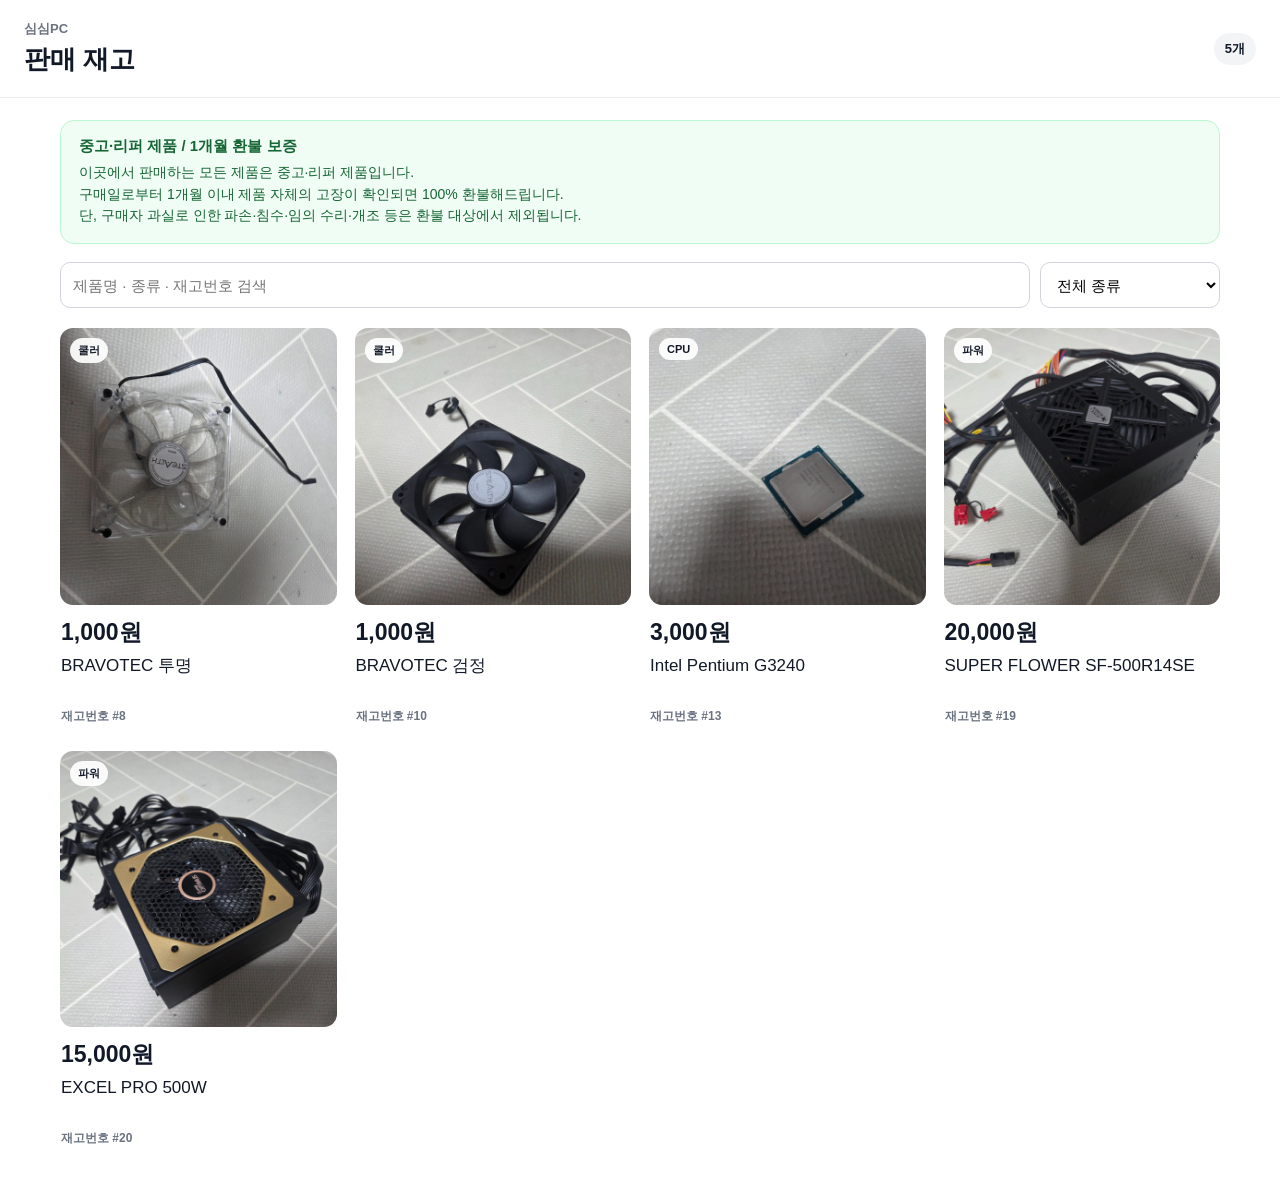
<file: docs/index.html>
<!DOCTYPE html>
<html lang="ko">
<head>
    <meta charset="UTF-8">
    <meta name="viewport" content="width=device-width, initial-scale=1.0">
    <title>심심PC 판매 재고</title>
    <link rel="icon" href="data:,">
    <link rel="stylesheet" href="./style.css">
</head>
<body>
<header class="customer-header">
    <div>
        <p class="brand-subtitle">심심PC</p>
        <h1>판매 재고</h1>
    </div>
    <div id="customer-stock-count" class="stock-count">0개</div>
</header>

<main class="customer-main">
    <section class="warranty-banner">
        <strong>중고·리퍼 제품 / 1개월 환불 보증</strong>
        <p>
            이곳에서 판매하는 모든 제품은 중고·리퍼 제품입니다.<br>
            구매일로부터 1개월 이내 제품 자체의 고장이 확인되면 100% 환불해드립니다.<br>
            단, 구매자 과실로 인한 파손·침수·임의 수리·개조 등은 환불 대상에서 제외됩니다.
        </p>
    </section>

    <section class="customer-tools">
        <input id="customer-search" type="search" aria-label="제품 검색" placeholder="제품명 · 종류 · 재고번호 검색" autocomplete="off">
        <select id="customer-type-filter" aria-label="종류 필터">
            <option value="">전체 종류</option>
            <option value="1">CPU</option>
            <option value="2">GPU</option>
            <option value="3">메인보드</option>
            <option value="4">RAM</option>
            <option value="5">SSD</option>
            <option value="6">HDD</option>
            <option value="7">파워</option>
            <option value="8">팬</option>
            <option value="9">케이스</option>
            <option value="10">쿨러</option>
            <option value="11">기타</option>
        </select>
    </section>

    <section id="customer-list" class="product-grid"></section>
    <div id="customer-empty" class="empty-state hidden" role="status">판매 가능한 제품이 없습니다.</div>
    <noscript>재고 검색과 상세 보기를 이용하려면 JavaScript를 켜주세요.</noscript>
</main>

<div id="customer-detail-modal" class="modal hidden" aria-hidden="true">
    <div class="modal-backdrop" data-close-detail></div>
    <section class="modal-panel" role="dialog" aria-modal="true" aria-labelledby="detail-name">
        <button id="detail-close-button" class="close-button detail-close-floating" type="button" aria-label="닫기">×</button>
        <div id="detail-image-area" class="detail-image-area"></div>

        <div class="modal-header">
            <div>
                <p id="detail-type" class="detail-type"></p>
                <h2 id="detail-name"></h2>
            </div>
        </div>

        <div class="detail-price-area">
            <span>목표판매가</span>
            <strong id="detail-price">가격문의</strong>
        </div>

        <div class="detail-info">
            <div><span>재고번호</span><strong id="detail-id">-</strong></div>
        </div>

        <div class="detail-warranty">
            <strong>중고·리퍼 제품 / 1개월 환불 보증</strong>
            <p>
                본 제품은 중고·리퍼 제품입니다.<br>
                구매일로부터 1개월 이내 제품 자체의 고장이 확인되면 100% 환불해드립니다.<br>
                단, 구매자 과실로 인한 파손·침수·임의 수리·개조 등은 환불 대상에서 제외됩니다.
            </p>
        </div>

        <div class="purchase-guide">
            <strong>구매·결제 문의</strong>
            <p>
                안전을 위해 결제 및 거래는 당근에서 진행합니다.<br>
                아래 버튼을 눌러 당근 프로필에서 문의해 주세요.
            </p>
            <p>문의 예시<br><span id="detail-inquiry-example">재고번호를 확인해 주세요.</span></p>
            <button id="copy-inquiry-button" class="copy-inquiry-button" type="button">문의 문구 복사</button>
            <p id="copy-inquiry-status" role="status" aria-live="polite"></p>
            <a class="daangn-button"
               href="https://www.daangn.com/kr/local-profile/%EC%8B%AC%EC%8B%ACpc-awk2fr5ppt88/"
               target="_blank"
               rel="noopener noreferrer">당근에서 문의하기</a>
        </div>

        <p class="detail-note">실제 재고 및 판매 여부는 문의 시점에 달라질 수 있습니다.</p>
    </section>
</div>

<script src="./customer.js?v=inquiry-without-hash"></script>
</body>
</html>
</file>
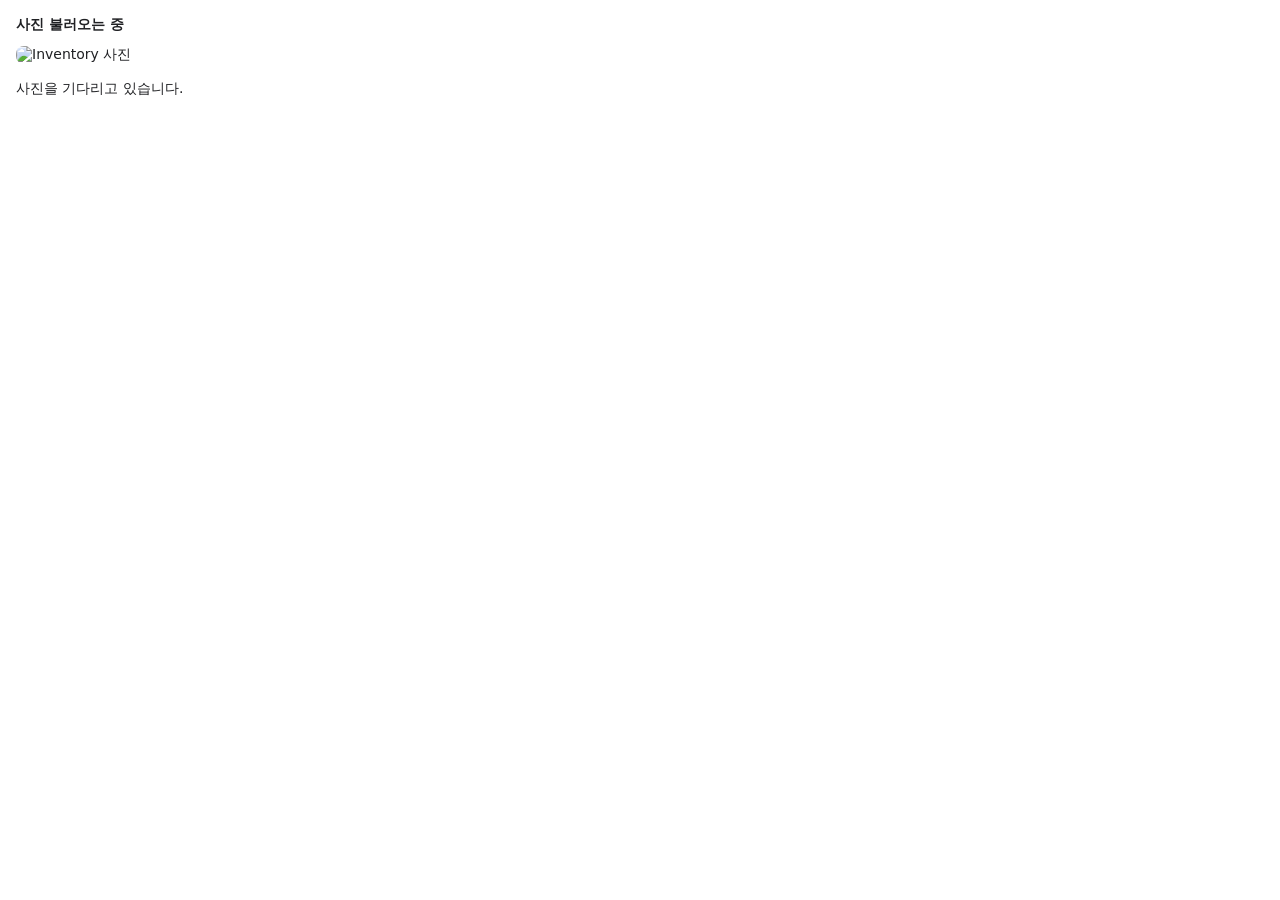
<file: image_widget.html>
<!doctype html>
<html lang="ko">
<head><meta charset="utf-8"><meta name="viewport" content="width=device-width,initial-scale=1">
<style>
body{margin:0;font:14px system-ui,sans-serif;color:light-dark(#202124,#eee);color-scheme:light dark}
main{padding:16px}img{display:block;max-width:100%;max-height:480px;margin:12px auto;object-fit:contain;border-radius:8px}
button{padding:10px 16px;border:0;border-radius:8px;background:#176b52;color:#fff;cursor:pointer}button:disabled{opacity:.5;cursor:default}
p{line-height:1.5}#label{font-weight:600}
</style></head>
<body><main><div id="label">사진 불러오는 중</div><img id="photo" hidden alt="Inventory 사진">
<p id="status" role="status">사진을 기다리고 있습니다.</p>
<button id="analyze" hidden disabled>사진 전달 다시 시도</button></main>
<script>
(() => {
  const label = document.getElementById('label');
  const photo = document.getElementById('photo');
  const status = document.getElementById('status');
  const button = document.getElementById('analyze');
  let current = null, requestId = 0;
  const pending = new Map();
  function rpc(method, params) {
    const id = ++requestId;
    return new Promise((resolve, reject) => {
      const timeout = setTimeout(() => { pending.delete(id); reject(new Error('호스트 응답 시간 초과')); }, 15000);
      pending.set(id, {resolve, reject, timeout});
      window.parent.postMessage({jsonrpc:'2.0', id, method, params}, '*');
    });
  }
  function render(result) {
    if (!result) return;
    const output = result.structuredContent || result.structured_content || {
      image_id: result._meta?.['inventory/image_id'] ?? result.meta?.['inventory/image_id']
    };
    const block = result._meta?.['inventory/image'] || result.meta?.['inventory/image'] || result.content?.find(x => x.type === 'image');
    if (!Number.isSafeInteger(output.image_id) || !block?.data || !['image/jpeg','image/png'].includes(block.mimeType)) return;
    if (current?.id === output.image_id) return;
    current = {id:output.image_id, block};
    label.textContent = 'image_id: ' + current.id;
    photo.src = 'data:' + block.mimeType + ';base64,' + block.data;
    photo.hidden = false;
    photo.alt = 'Inventory 이미지 ' + current.id;
    status.textContent = '이미지는 도구 응답으로 전달되었습니다.';
    button.hidden = true;

  }
  function readGlobals() {
    const api = window.openai;
    const metadata = api?.toolResponseMetadata;
    render(metadata?.mcp_tool_result || metadata?.call_tool_result);
    if (!current && api?.toolOutput) render({structuredContent:api.toolOutput, _meta:metadata});

  }
  window.addEventListener('message', event => {
    if (event.source !== window.parent || event.data?.jsonrpc !== '2.0') return;
    const message = event.data;
    if (pending.has(message.id)) {
      const task = pending.get(message.id);
      pending.delete(message.id); clearTimeout(task.timeout);
      message.error ? task.reject(new Error(message.error.message)) : task.resolve(message.result);
    }
    if (message.method === 'ui/notifications/tool-result') render(message.params);
  });
  window.addEventListener('openai:set_globals', readGlobals);
  readGlobals();
  rpc('ui/initialize', {appInfo:{name:'Inventory image input',version:'3.0.0'},appCapabilities:{},protocolVersion:'2026-01-26'})
    .then(() => window.parent.postMessage({jsonrpc:'2.0',method:'ui/notifications/initialized',params:{}}, '*'))
    .catch(() => readGlobals());
})();
</script></body></html>
</file>
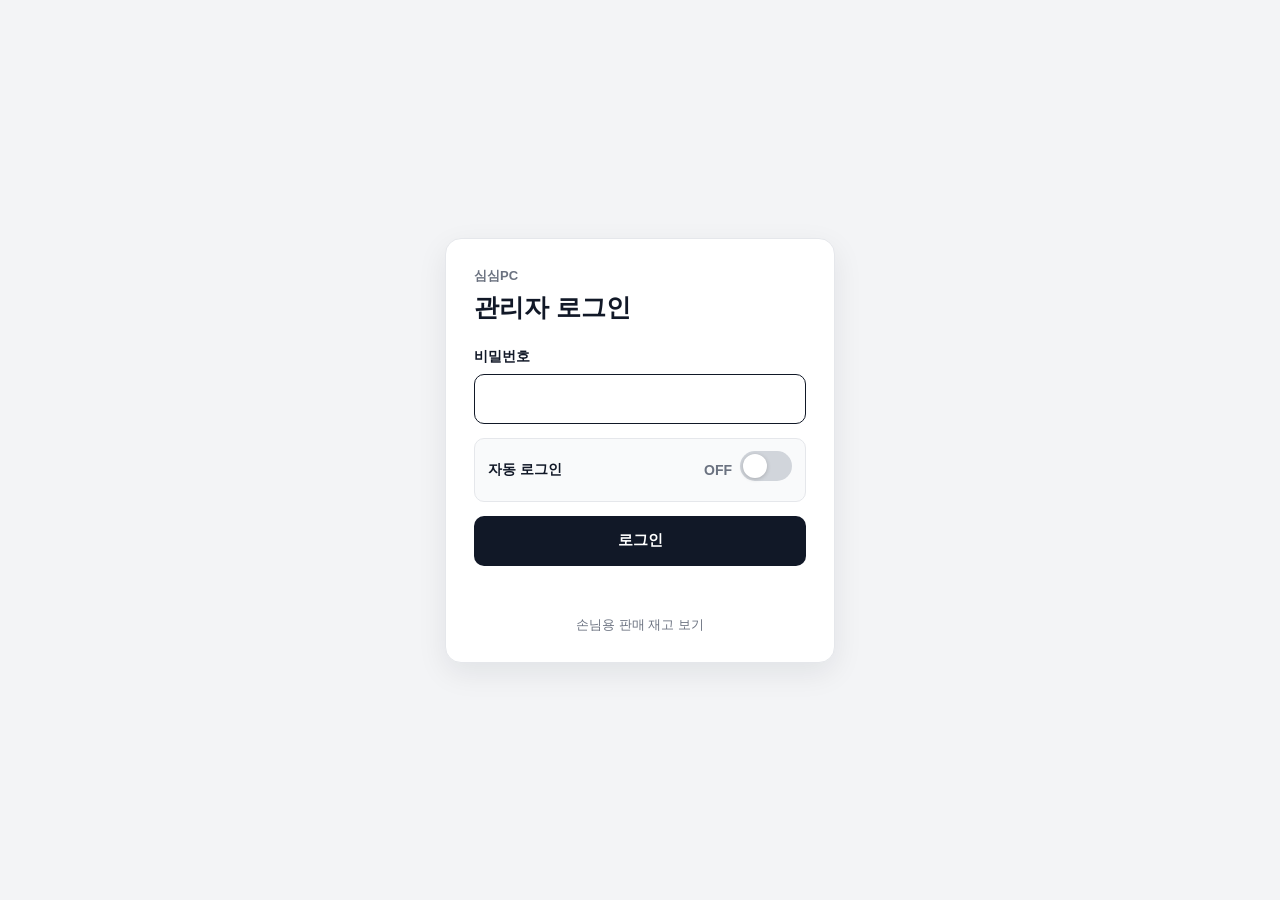
<file: wap/login.htm>
<!DOCTYPE html>
<html lang="ko">
<head>
    <meta charset="UTF-8">
    <meta name="viewport" content="width=device-width, initial-scale=1.0">
    <title>심심PC 관리자 로그인</title>
    <link rel="icon" href="data:,">
    <style>
        * { box-sizing: border-box; }
        html, body { margin: 0; min-height: 100%; }
        body {
            min-height: 100vh;
            display: flex;
            align-items: center;
            justify-content: center;
            padding: 20px;
            font-family: Arial, "Malgun Gothic", sans-serif;
            background: #f3f4f6;
            color: #111827;
        }
        .login-card {
            width: min(100%, 390px);
            padding: 28px;
            border: 1px solid #e5e7eb;
            border-radius: 16px;
            background: white;
            box-shadow: 0 10px 30px rgba(17, 24, 39, 0.08);
        }
        .brand {
            margin: 0 0 6px;
            color: #6b7280;
            font-size: 13px;
            font-weight: 700;
        }
        h1 {
            margin: 0 0 24px;
            font-size: 25px;
        }
        label {
            display: block;
            margin-bottom: 8px;
            font-size: 14px;
            font-weight: 700;
        }
        input[type="password"] {
            width: 100%;
            min-height: 50px;
            padding: 12px 14px;
            border: 1px solid #d1d5db;
            border-radius: 10px;
            font-size: 16px;
            outline: none;
        }
        input[type="password"]:focus { border-color: #111827; }
        .auto-login-row {
            display: flex;
            align-items: center;
            justify-content: space-between;
            gap: 12px;
            margin-top: 14px;
            padding: 12px 13px;
            border: 1px solid #e5e7eb;
            border-radius: 10px;
            background: #f9fafb;
        }
        .auto-login-row span {
            font-size: 14px;
            font-weight: 700;
        }
        .switch {
            position: relative;
            width: 52px;
            height: 30px;
            flex: 0 0 auto;
        }
        .switch input {
            position: absolute;
            opacity: 0;
            pointer-events: none;
        }
        .slider {
            position: absolute;
            inset: 0;
            border-radius: 999px;
            background: #d1d5db;
            cursor: pointer;
            transition: 0.2s;
        }
        .slider::before {
            content: "";
            position: absolute;
            width: 24px;
            height: 24px;
            left: 3px;
            top: 3px;
            border-radius: 50%;
            background: white;
            box-shadow: 0 1px 4px rgba(0,0,0,0.2);
            transition: 0.2s;
        }
        .switch input:checked + .slider {
            background: #111827;
        }
        .switch input:checked + .slider::before {
            transform: translateX(22px);
        }
        .auto-login-state {
            min-width: 30px;
            text-align: right;
            font-size: 12px;
            font-weight: 800;
            color: #6b7280;
        }
        button {
            width: 100%;
            min-height: 50px;
            margin-top: 14px;
            border: 0;
            border-radius: 10px;
            background: #111827;
            color: white;
            font-size: 15px;
            font-weight: 700;
            cursor: pointer;
        }
        button:disabled { opacity: 0.6; cursor: default; }
        .message {
            min-height: 20px;
            margin: 12px 0 0;
            color: #dc2626;
            font-size: 13px;
            font-weight: 700;
        }
        .customer-link {
            display: block;
            margin-top: 18px;
            color: #6b7280;
            font-size: 13px;
            text-align: center;
            text-decoration: none;
        }
    </style>
</head>
<body>
    <main class="login-card">
        <p class="brand">심심PC</p>
        <h1>관리자 로그인</h1>

        <form id="login-form">
            <label for="password">비밀번호</label>
            <input
                id="password"
                type="password"
                autocomplete="current-password"
                required
                autofocus
            >

            <div class="auto-login-row">
                <span>자동 로그인</span>
                <div style="display:flex;align-items:center;gap:8px;">
                    <span id="auto-login-state" class="auto-login-state">OFF</span>
                    <label class="switch" aria-label="자동 로그인">
                        <input id="auto-login" type="checkbox">
                        <span class="slider"></span>
                    </label>
                </div>
            </div>

            <button id="login-button" type="submit">로그인</button>
            <p id="login-message" class="message"></p>
        </form>

        <a class="customer-link" href="/customer">손님용 판매 재고 보기</a>
    </main>

    <script>
        const form = document.getElementById("login-form");
        const password = document.getElementById("password");
        const button = document.getElementById("login-button");
        const message = document.getElementById("login-message");
        const autoLogin = document.getElementById("auto-login");
        const autoLoginState = document.getElementById("auto-login-state");

        autoLogin.addEventListener("change", () => {
            autoLoginState.textContent = autoLogin.checked ? "ON" : "OFF";
        });

        form.addEventListener("submit", async event => {
            event.preventDefault();
            message.textContent = "";
            button.disabled = true;
            button.textContent = "확인 중...";

            try {
                const response = await fetch("/api/login", {
                    method: "POST",
                    headers: { "Content-Type": "application/json" },
                    body: JSON.stringify({
                        password: password.value,
                        auto_login: autoLogin.checked
                    })
                });

                const result = await response.json();

                if (!response.ok) {
                    message.textContent = result.detail || "비밀번호가 올바르지 않습니다.";
                    password.select();
                    return;
                }

                location.replace("/");
            }
            catch (error) {
                console.error(error);
                message.textContent = "서버에 연결하지 못했습니다.";
            }
            finally {
                button.disabled = false;
                button.textContent = "로그인";
            }
        });
    </script>
</body>
</html>
</file>
<file: docs/style.css>
*{box-sizing:border-box}html,body{margin:0;min-height:100%}body{font-family:Arial,"Malgun Gothic",sans-serif;background:#fff;color:#111827}.hidden{display:none!important}.customer-header{display:flex;align-items:center;justify-content:space-between;gap:16px;padding:20px 24px;border-bottom:1px solid #ececec;background:#fff}.brand-subtitle{margin:0 0 4px;color:#6b7280;font-size:13px;font-weight:700}.customer-header h1{margin:0;font-size:26px}.stock-count{padding:7px 11px;border-radius:999px;background:#f3f4f6;font-size:13px;font-weight:700}.customer-main{max-width:1200px;margin:0 auto;padding:22px 20px 40px}.warranty-banner,.detail-warranty{padding:16px 18px;border:1px solid #bbf7d0;border-radius:14px;background:#f0fdf4}.warranty-banner{margin-bottom:18px}.warranty-banner strong,.detail-warranty strong{display:block;margin-bottom:6px;color:#166534;font-size:15px}.warranty-banner p,.detail-warranty p{margin:0;color:#166534;font-size:14px;line-height:1.55}.customer-tools{display:grid;grid-template-columns:1fr 180px;gap:10px;margin-bottom:20px}.customer-tools input,.customer-tools select{width:100%;min-height:46px;padding:11px 12px;border:1px solid #d1d5db;border-radius:10px;background:#fff;font-size:15px;outline:none}.customer-tools input:focus,.customer-tools select:focus{border-color:#111827}.product-grid{display:grid;grid-template-columns:repeat(4,minmax(0,1fr));gap:26px 18px}.product-card{min-width:0;cursor:pointer;outline:none}.product-image-area,.detail-image-area{position:relative;width:100%;overflow:hidden;aspect-ratio:1/1;border-radius:13px;background:#f3f4f6}.detail-image-area{margin-bottom:18px;border-radius:14px}.product-image,.product-image-placeholder{width:100%;height:100%}.product-image{display:block;object-fit:cover;transition:transform .2s ease}.product-card:hover .product-image{transform:scale(1.025)}.product-image-placeholder{display:flex;flex-direction:column;align-items:center;justify-content:center;gap:6px;background:linear-gradient(145deg,#111827,#374151);color:#fff}.product-image-placeholder span{font-size:clamp(25px,5vw,38px);font-weight:900}.product-image-placeholder small{color:#cbd5e1;font-size:12px;font-weight:700}.product-badge{position:absolute;top:10px;left:10px;padding:5px 8px;border-radius:999px;background:rgba(255,255,255,.92);font-size:11px;font-weight:800}.product-card-body{padding:12px 1px 0}.product-price{margin-bottom:7px;font-size:23px;font-weight:900}.product-card h2{display:-webkit-box;overflow:hidden;margin:0;min-height:45px;font-size:17px;font-weight:500;line-height:1.35;-webkit-box-orient:vertical;-webkit-line-clamp:2}.product-status{margin-top:8px;color:#6b7280;font-size:12px;font-weight:700}.empty-state{padding:70px 20px;text-align:center;color:#6b7280}.modal{position:fixed;inset:0;z-index:1000}.modal-backdrop{position:absolute;inset:0;background:rgba(0,0,0,.45)}.modal-panel{position:absolute;left:50%;top:50%;width:min(92vw,520px);max-height:85vh;overflow-y:auto;transform:translate(-50%,-50%);padding:22px;border-radius:18px;background:#fff}.detail-close-floating{position:absolute;top:12px;right:12px;z-index:2;background:rgba(255,255,255,.94);box-shadow:0 2px 8px rgba(0,0,0,.12)}.modal-header{display:flex;align-items:flex-start;justify-content:space-between;gap:12px}.detail-type{margin:0 0 5px;color:#6b7280;font-size:13px;font-weight:700}.modal-header h2{margin:0;font-size:24px}.close-button{width:40px;height:40px;border:0;border-radius:10px;background:#f3f4f6;font-size:24px;cursor:pointer}.detail-price-area{margin:22px 0 16px;padding:16px;border-radius:14px;background:#f9fafb}.detail-price-area span,.detail-info span{display:block;margin-bottom:5px;color:#6b7280;font-size:12px}.detail-price-area strong{font-size:26px}.detail-info{display:grid;grid-template-columns:1fr 1fr;gap:10px}.detail-info>div{padding:14px;border:1px solid #e5e7eb;border-radius:12px}.detail-warranty{margin-top:14px}.purchase-guide{margin-top:16px;padding:16px;border:1px solid #e5e7eb;border-radius:14px;background:#f9fafb}.purchase-guide strong{display:block;margin-bottom:7px;font-size:15px}.purchase-guide p{margin:0;color:#374151;font-size:14px;line-height:1.6}.daangn-button{display:flex;align-items:center;justify-content:center;width:100%;min-height:52px;margin-top:14px;padding:12px 16px;border-radius:12px;background:#ff6f0f;color:#fff;font-size:16px;font-weight:800;text-decoration:none}.detail-note{margin:18px 0 0;color:#6b7280;font-size:13px;line-height:1.5}@media(max-width:900px){.product-grid{grid-template-columns:repeat(3,minmax(0,1fr))}}@media(max-width:700px){.customer-header{padding:17px 14px}.customer-header h1{font-size:21px}.customer-main{padding:14px 12px 32px}.warranty-banner{margin-bottom:14px;padding:14px 15px}.customer-tools{grid-template-columns:1fr;gap:8px;margin-bottom:16px}.customer-tools input,.customer-tools select{min-height:48px;font-size:16px}.product-grid{grid-template-columns:repeat(2,minmax(0,1fr));gap:22px 10px}.product-card-body{padding-top:9px}.product-price{margin-bottom:5px;font-size:clamp(18px,5vw,22px)}.product-card h2{min-height:40px;font-size:15px}.product-status{margin-top:6px;font-size:11px}.modal-panel{left:0;right:0;bottom:0;top:auto;width:100%;max-height:82vh;transform:none;border-radius:20px 20px 0 0;padding:20px 16px calc(20px + env(safe-area-inset-bottom))}.daangn-button{min-height:56px;font-size:17px}}.product-card{border:0;padding:0;background:transparent;text-align:left;font:inherit;color:inherit}.product-card:focus-visible,.close-button:focus-visible,.daangn-button:focus-visible{outline:3px solid #ff6f0f;outline-offset:4px}.detail-image-area .product-image{object-fit:contain}.detail-info{grid-template-columns:1fr}
.copy-inquiry-button{display:block;width:100%;min-height:44px;margin-top:12px;padding:10px 14px;border:1px solid #d1d5db;border-radius:10px;background:#fff;color:#111827;font:inherit;font-weight:700;cursor:pointer}.copy-inquiry-button:hover{background:#f3f4f6}.copy-inquiry-button:focus-visible{outline:3px solid #ff6f0f;outline-offset:3px}#copy-inquiry-status:not(:empty){margin-top:8px;color:#374151;font-size:13px}
</file>
